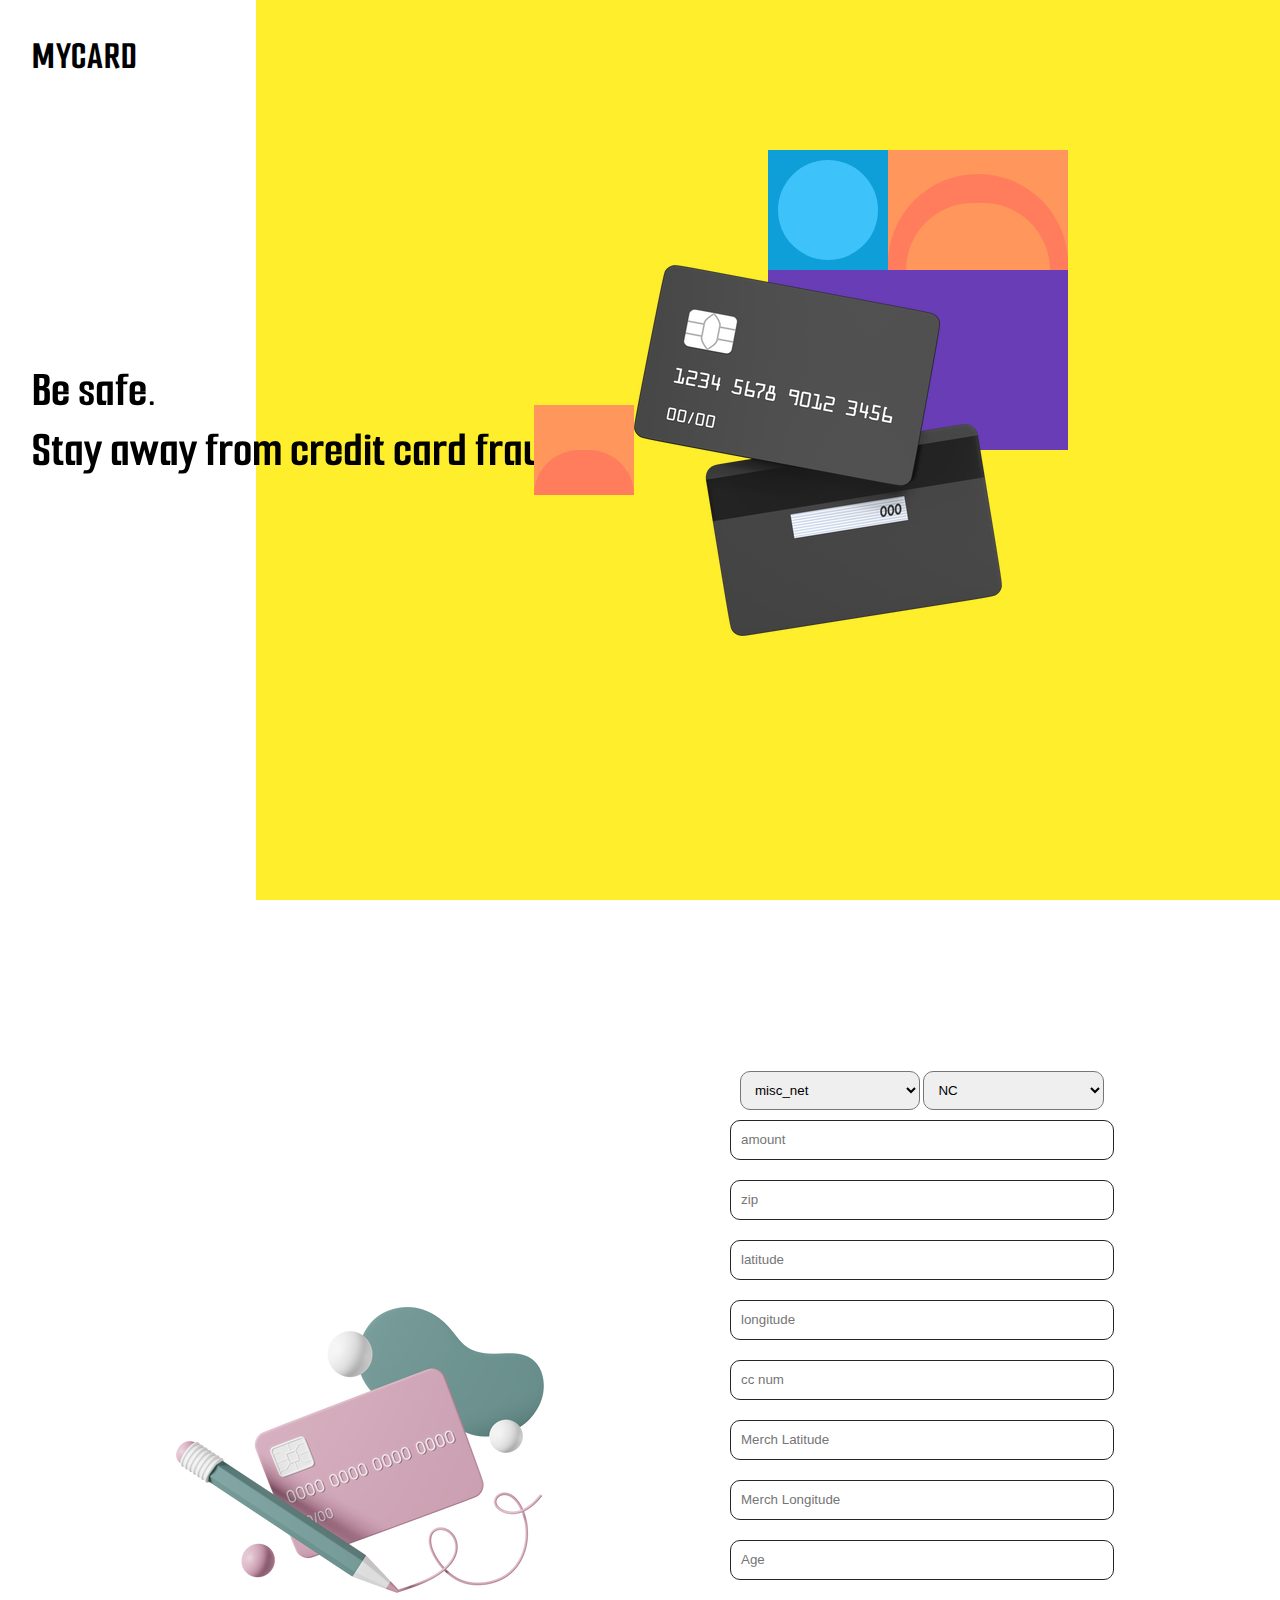
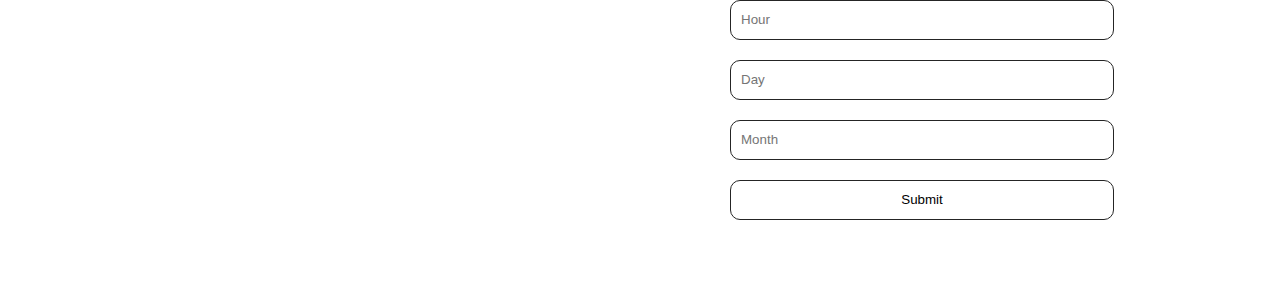
<file: templates/index.html>
<!DOCTYPE html>
<html lang="en">

<head>
    <meta charset="UTF-8">
    <meta name="viewport" content="width=device-width, initial-scale=1.0">

    <link rel="stylesheet" href="../static/style.css">
    <title>Credit card</title>
</head>

<body>

    <section>
        <div class="container">
            <div class="left">
                <nav>
                    <h1>MYCARD</h1>
                </nav>
                <div class="desc">
                    <h2>
                        Be safe.
                    </h2>
                    <h2>
                        Stay away from credit card frauds.
                    </h2>
                </div>
            </div>
            <div class="right">
                <div class="box-1">
                    <div class="circle"></div>
                </div>
                <div class="box-2">
                    <div class="box-2-1 flex">
                        <div class="full-circle"></div>
                    </div>
                    <div class="box-2-2">
                        <div class="inner-circle-1">
                            <div class="inner-circle-2"></div>
                        </div>

                    </div>
                    <div class="box-2-3"></div>
                </div>
                <img id="cc" src="../static/credit card.png" alt="">
            </div>
        </div>
    </section>
    <section>

        <div class="form-container">
            <img src="../static/cd2.png" alt="" srcset="">
            <form action="/submit" method="post">

                <select id="category" name="category">
                    <option value="misc_net">misc_net</option>
                    <option value="grocery_pos">grocery_pos</option>
                    <option value="entertainment">entertainment</option>
                    <option value="gas_transport">gas_transport</option>
                    <option value="misc_pos">misc_pos</option>
                    <option value="grocery_net">grocery_net</option>
                    <option value="shopping_net">shopping_net</option>
                    <option value="shopping_pos">shopping_pos</option>
                    <option value="food_dining">food_dining</option>
                    <option value="personal_care">personal_care</option>
                    <option value="health_fitness">health_fitness</option>
                    <option value="travel">travel</option>
                    <option value="kids_pets">kids_pets</option>
                </select>
                <select id="state" name="state">
                    <option value="NC">NC</option>
                    <option value="WA">WA</option>
                    <option value="ID">ID</option>
                    <option value="MT">MT</option>
                    <option value="VA">VA</option>
                    <option value="PA">PA</option>
                    <option value="KS">KS</option>
                    <option value="TN">TN</option>
                    <option value="IA">IA</option>
                    <option value="WV">WV</option>
                    <option value="FL">FL</option>
                    <option value="CA">CA</option>
                    <option value="NM">NM</option>
                    <option value="NJ">NJ</option>
                    <option value="OK">OK</option>
                    <option value="IN">IN</option>
                    <option value="MA">MA</option>
                    <option value="TX">TX</option>
                    <option value="WI">WI</option>
                    <option value="MI">MI</option>
                    <option value="WY">WY</option>
                    <option value="HI">HI</option>
                    <option value="NE">NE</option>
                    <option value="OR">OR</option>
                    <option value="LA">LA</option>
                    <option value="DC">DC</option>
                    <option value="KY">KY</option>
                    <option value="NY">NY</option>
                    <option value="MS">MS</option>
                    <option value="UT">UT</option>
                    <option value="AL">AL</option>
                    <option value="AR">AR</option>
                    <option value="MD">MD</option>
                    <option value="GA">GA</option>
                    <option value="ME">ME</option>
                    <option value="AZ">AZ</option>
                    <option value="MN">MN</option>
                    <option value="OH">OH</option>
                    <option value="CO">CO</option>
                    <option value="VT">VT</option>
                    <option value="MO">MO</option>
                    <option value="SC">SC</option>
                    <option value="NV">NV</option>
                    <option value="IL">IL</option>
                    <option value="NH">NH</option>
                    <option value="SD">SD</option>
                    <option value="AK">AK</option>
                    <option value="ND">ND</option>
                    <option value="CT">CT</option>
                    <option value="RI">RI</option>
                </select>
                <br>


                <input id="amount" name="amount" placeholder="amount" required>


                <input id="zip" name="zip" placeholder="zip" required>


                <input id="latitude" name="latitude" placeholder="latitude" required>


                <input id="longitude" name="longitude" placeholder="longitude" required>


                <input id="ccnum" name="ccnum" placeholder="cc num" required>


                <input id="mlatitude" name="mlatitude" placeholder="Merch Latitude" required>


                <input id="mlongitude" name="mlongitude" placeholder="Merch Longitude" required>



                <input id="age" name="age" placeholder="Age" required>



                <input id="hour" name="hour" placeholder="Hour" required>



                <input id="day" name="day" placeholder="Day" required>



                <input id="month" name="month" placeholder="Month" required>
                <input type="submit" value="Submit">

            </form>
        </div>

    </section>

</body>

</html>
</file>
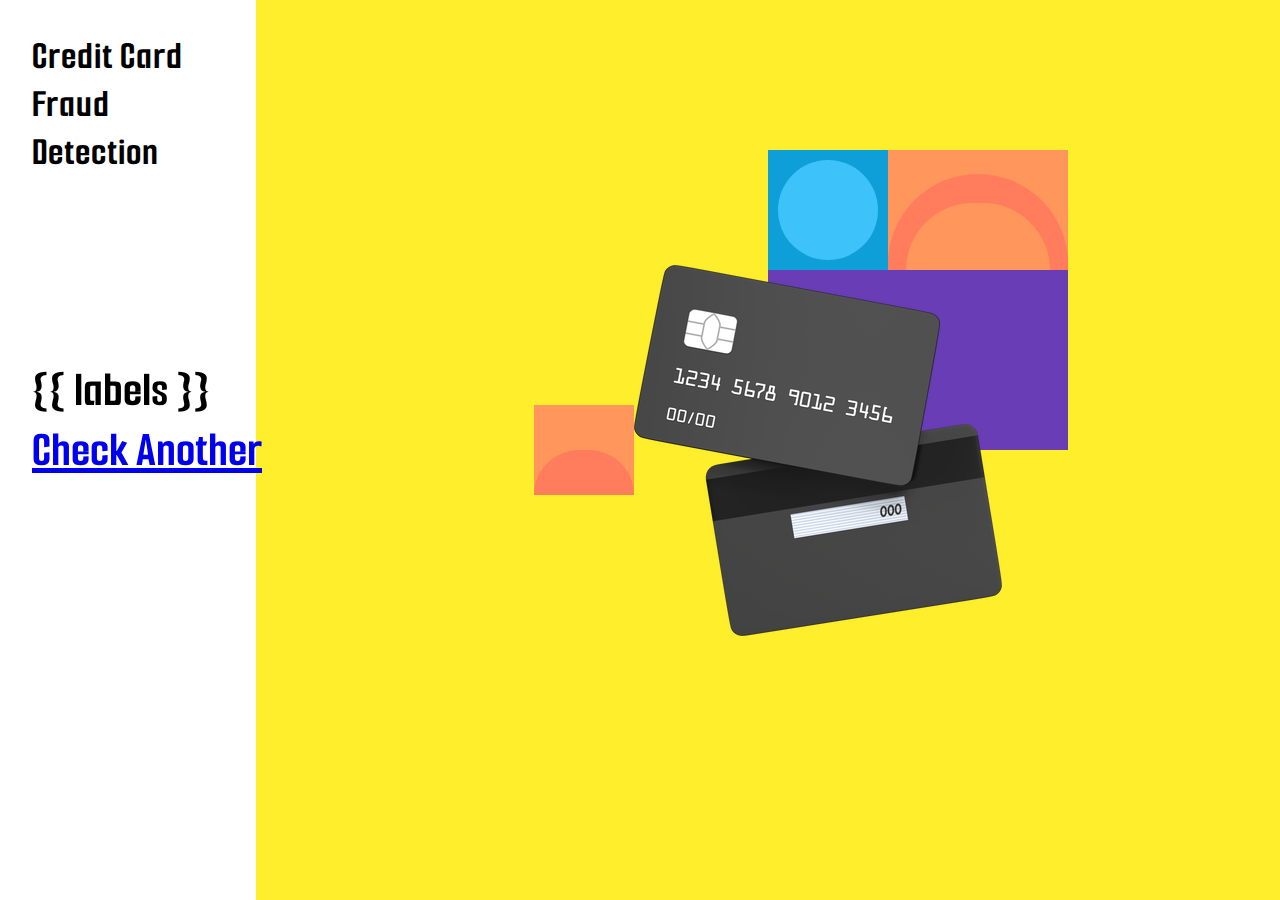
<file: templates/result.html>
<!DOCTYPE html>
<html lang="en">

<head>
    <meta charset="UTF-8">
    <meta name="viewport" content="width=device-width, initial-scale=1.0">

    <link rel="stylesheet" href="../static/style.css">
    <title>Credit card</title>
</head>

<body>

    <section>
        <div class="container">
            <div class="left">
                <nav>
                    <h1>Credit Card Fraud Detection</h1>
                </nav>
                <div class="desc">
                    <h2>
                        {{ labels }}
                    </h2>
                    <h2>
                        <a href="./">Check Another</a>
                    </h2>
                </div>
            </div>
            <div class="right">
                <div class="box-1">
                    <div class="circle"></div>
                </div>
                <div class="box-2">
                    <div class="box-2-1 flex">
                        <div class="full-circle"></div>
                    </div>
                    <div class="box-2-2">
                        <div class="inner-circle-1">
                            <div class="inner-circle-2"></div>
                        </div>

                    </div>
                    <div class="box-2-3"></div>
                </div>
                <img id="cc" src="../static/credit card.png" alt="">
            </div>
        </div>
    </section>

</body>

</html>
</file>
<file: static/style.css>
@import url('https://fonts.googleapis.com/css2?family=Mukta&family=Smooch+Sans&display=swap');

* {
    margin: 0;
    padding: 0;
    box-sizing: border-box;
}

section {
    height: 100vh;
}

body {
    font-family: 'Smooch Sans', sans-serif;
}

.left {
    width: 20vw;
    padding: 2rem;
}

h1 {
    font-size: 40px;
    letter-spacing: 1px;
    font-weight: bolder;
}

.desc h2 {
    font-size: 50px;
    font-weight: bold;
}

.desc {
    position: absolute;
    top: 40%;
    z-index: 999;
}

.right {
    position: absolute;
    height: 100vh;
    left: 20;
    top: 0;
    right: 0;
    width: 80vw;
    display: flex;
    align-items: center;
    justify-content: center;
    background-color: #ffee2c;
}

.box-1 {
    z-index: 999;
    height: 90px;
    width: 100px;
    display: flex;
    align-items: end;
    justify-content: end;
    background-color: #ff975c;
}

.circle {
    height: 50%;
    width: 100%;
    border-radius: 150px 150px 0 0;
    background-color: #ff7c5c;
}

.inner-circle-1 {
    height: 80%;
    width: 110%;
    display: flex;
    align-items: flex-end;
    justify-content: center;
    border-radius: 150px 150px 0 0;
    background-color: #ff7c5c;
}

.inner-circle-2 {
    height: 70%;
    width: 80%;
    border-radius: 150px 150px 0 0;
    background-color: #ff965b;
}

#cc {
    z-index: 999;
}

.flex {
    display: flex;
    align-self: center;
    justify-content: center;
}

.box-2 {
    position: absolute;
    margin-top: -300px;
    margin-right: -300px;
    flex-wrap: wrap;
    height: 300px;
    width: 300px;
    display: flex;
    background-color: #ff975c;
}

.box-2-1 {
    width: 40%;
    align-items: center;
    height: 40%;
    background-color: #0f9fd8;
}

.box-2-2 {
    width: 60%;
    height: 40%;
    display: flex;
    align-items: flex-end;
    background-color: #ff965b;
}

.box-2-3 {
    width: 100%;
    height: 60%;
    background-color: #683db5;
}

.full-circle {
    height: 100px;
    width: 100px;
    border-radius: 50%;
    background-color: #3dc2f9;
}

select {
    padding: 20px;
    /* border: none; */
}

select#category,
select#state {
    width: 47%;
    border-radius: 10px;
    padding: 10px;
}

select#category {
    margin-left: 20px;

}

.form-container {
    width: 100vw;
    height: 100vh;
    margin-top: 100px;
    display: flex;
    align-items: center;
    justify-content: space-evenly;
    /* flex-wrap: wrap; */
}

form {
    width: 30vw;
}

input {
    border-radius: 10px;
    padding: 10px;
    margin: 10px;
    width: 100%;
    height: 40px;
    background-color: white;
    border: 1px solid #252525;
}
</file>
